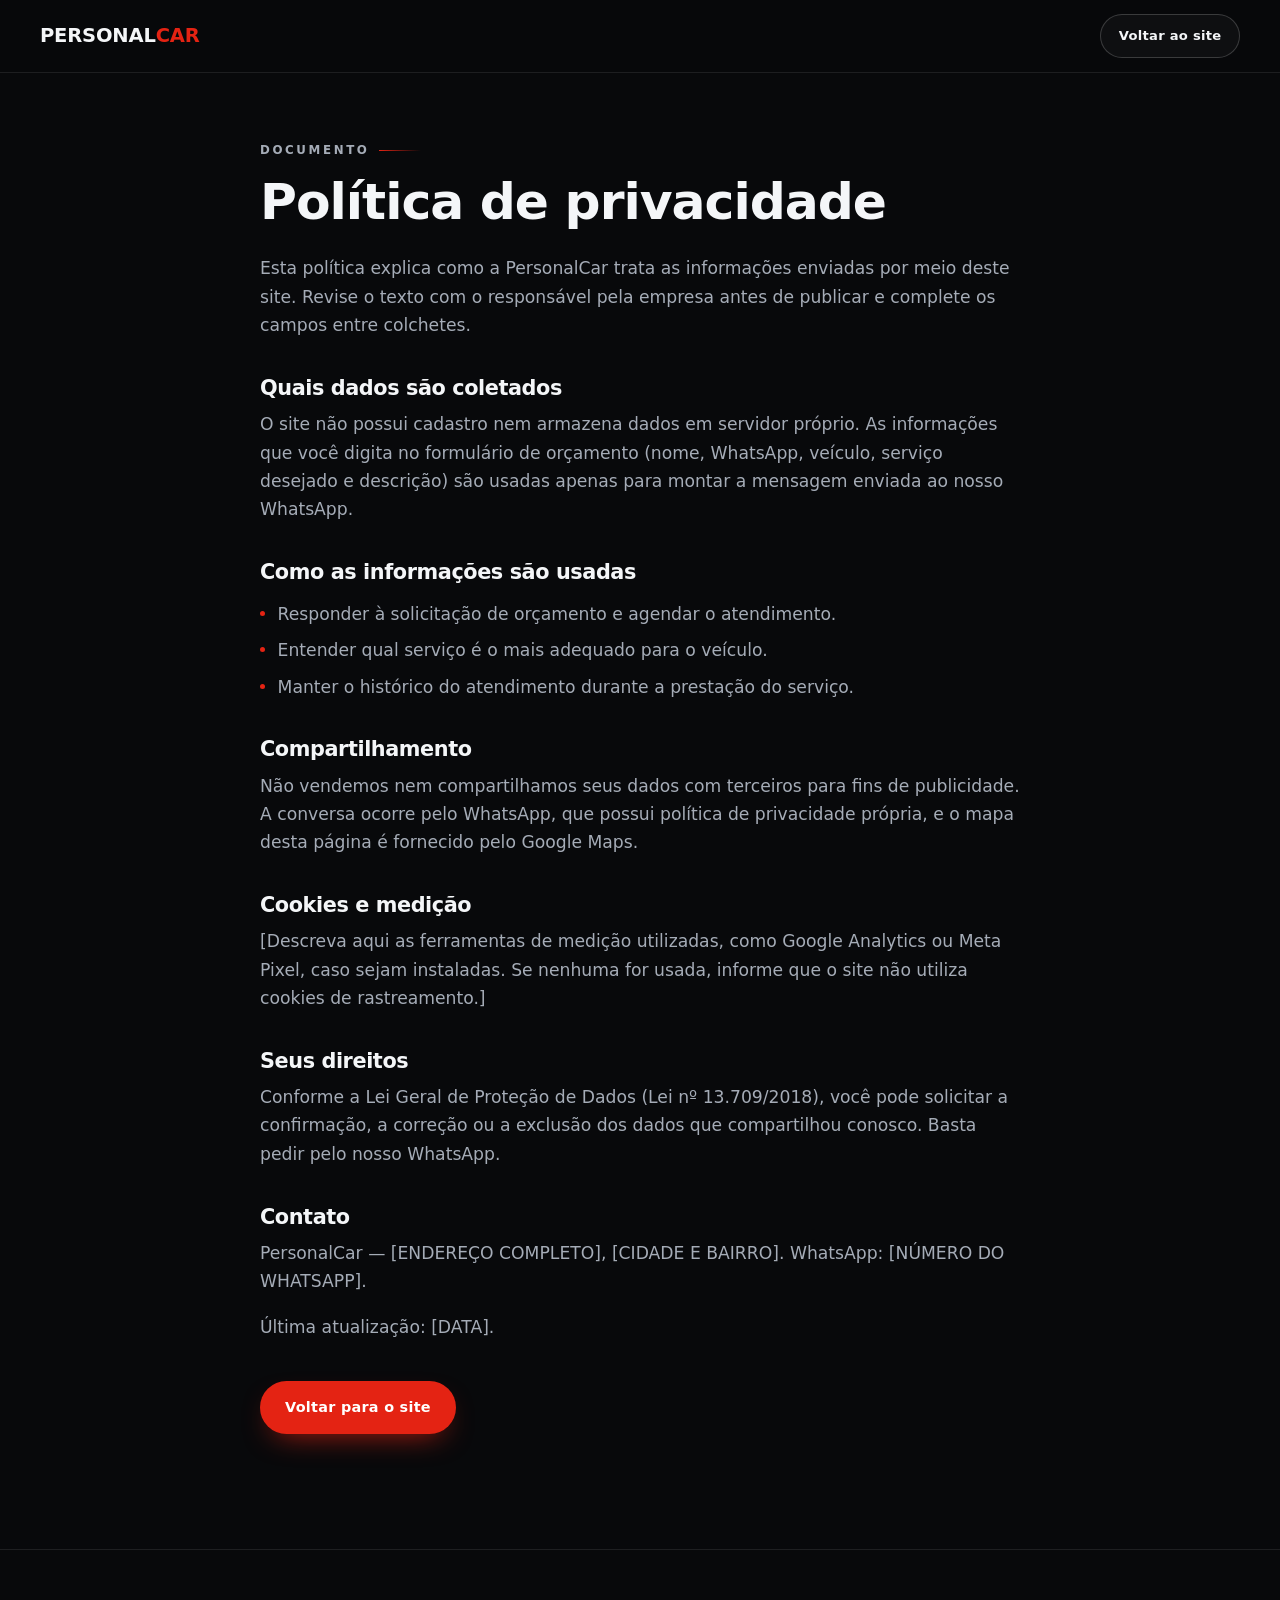
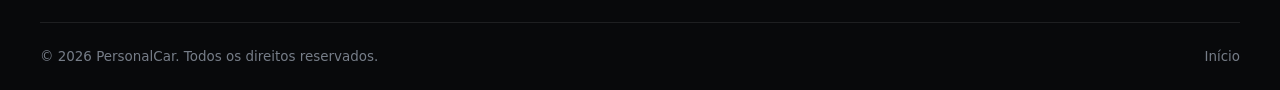
<file: politica-de-privacidade.html>
<!DOCTYPE html>
<html lang="pt-BR">
<head>
<meta charset="UTF-8">
<meta name="viewport" content="width=device-width, initial-scale=1">
<title>Política de privacidade | PersonalCar</title>
<meta name="description" content="Política de privacidade da PersonalCar — como tratamos os dados enviados pelo site e pelo WhatsApp.">
<meta name="robots" content="noindex, follow">
<link rel="preconnect" href="https://fonts.googleapis.com">
<link rel="preconnect" href="https://fonts.gstatic.com" crossorigin>
<link href="https://fonts.googleapis.com/css2?family=Archivo:wdth,wght@100..125,400..800&family=Manrope:wght@400;500;600;700&display=swap" rel="stylesheet">
<link rel="stylesheet" href="css/styles.css">
<style>
  .legal { padding-top: clamp(6.5rem, 11vw, 9rem); }
  .legal-wrap { max-width: 760px; }
  .legal h2 { font-size: 1.3rem; margin-top: 2.4rem; }
  .legal p, .legal li { color: var(--mist); }
  .legal ul { display: grid; gap: .5rem; margin: 1rem 0; }
  .legal ul li { padding-left: 1.1rem; position: relative; }
  .legal ul li::before { content: ""; position: absolute; left: 0; top: .65em; width: 5px; height: 5px; border-radius: 50%; background: var(--red); }
</style>
</head>
<body>
<header class="site-header is-stuck">
  <div class="wrap header-inner">
    <a class="logo" href="index.html" aria-label="PersonalCar — início">
      <span class="logo-text">Personal<span class="logo-accent">Car</span></span>
    </a>
    <a class="btn btn-outline btn-sm" href="index.html">Voltar ao site</a>
  </div>
</header>

<main class="section legal">
  <div class="wrap legal-wrap">
    <p class="eyebrow">Documento</p>
    <h1 class="section-title">Política de privacidade</h1>
    <p>Esta política explica como a PersonalCar trata as informações enviadas por meio deste site. Revise o texto com o responsável pela empresa antes de publicar e complete os campos entre colchetes.</p>

    <h2>Quais dados são coletados</h2>
    <p>O site não possui cadastro nem armazena dados em servidor próprio. As informações que você digita no formulário de orçamento (nome, WhatsApp, veículo, serviço desejado e descrição) são usadas apenas para montar a mensagem enviada ao nosso WhatsApp.</p>

    <h2>Como as informações são usadas</h2>
    <ul>
      <li>Responder à solicitação de orçamento e agendar o atendimento.</li>
      <li>Entender qual serviço é o mais adequado para o veículo.</li>
      <li>Manter o histórico do atendimento durante a prestação do serviço.</li>
    </ul>

    <h2>Compartilhamento</h2>
    <p>Não vendemos nem compartilhamos seus dados com terceiros para fins de publicidade. A conversa ocorre pelo WhatsApp, que possui política de privacidade própria, e o mapa desta página é fornecido pelo Google Maps.</p>

    <h2>Cookies e medição</h2>
    <p>[Descreva aqui as ferramentas de medição utilizadas, como Google Analytics ou Meta Pixel, caso sejam instaladas. Se nenhuma for usada, informe que o site não utiliza cookies de rastreamento.]</p>

    <h2>Seus direitos</h2>
    <p>Conforme a Lei Geral de Proteção de Dados (Lei nº 13.709/2018), você pode solicitar a confirmação, a correção ou a exclusão dos dados que compartilhou conosco. Basta pedir pelo nosso WhatsApp.</p>

    <h2>Contato</h2>
    <p>PersonalCar — [ENDEREÇO COMPLETO], [CIDADE E BAIRRO]. WhatsApp: [NÚMERO DO WHATSAPP].</p>
    <p>Última atualização: [DATA].</p>

    <p style="margin-top:2.5rem"><a class="btn btn-primary" href="index.html">Voltar para o site</a></p>
  </div>
</main>

<footer class="site-footer">
  <div class="wrap footer-bottom">
    <p>© <span id="ano">2026</span> PersonalCar. Todos os direitos reservados.</p>
    <p><a href="index.html">Início</a></p>
  </div>
</footer>
</body>
</html>
</file>
<file: css/styles.css>
/* =====================================================================
   PersonalCar — landing page
   1. Tokens        5. Seções
   2. Base          6. Comparador antes/depois
   3. Utilitários   7. Formulário e localização
   4. Botões        8. Rodapé, flutuante, responsivo
   ===================================================================== */

/* ---------- 1. Tokens ---------- */
:root {
  --noir: #08090b;
  --graphite: #101216;
  --steel: #171a20;
  --steel-hi: #21252d;
  --line: rgba(255, 255, 255, .09);
  --line-hi: rgba(255, 255, 255, .18);

  --white: #f4f6f8;
  --mist: #a5acb7;
  --mist-dim: #767d88;

  --red: #e42313;
  --red-hi: #ff4433;
  --red-deep: #a5150a;

  --chrome: linear-gradient(180deg, #ffffff 0%, #b9c0c9 42%, #5c636e 52%, #e9edf2 100%);

  --font-display: "Arial Narrow", "Bahnschrift SemiCondensed", "Segoe UI", system-ui, sans-serif;
  --font-body: "Segoe UI", Tahoma, system-ui, sans-serif;

  --wrap: 1200px;
  --gutter: clamp(1.25rem, 4vw, 2.5rem);
  --section-y: clamp(4.5rem, 9vw, 8rem);
  --radius: 14px;
  --radius-lg: 20px;

  --shadow: 0 24px 60px -30px rgba(0, 0, 0, .95);
  --ease: cubic-bezier(.22, .61, .36, 1);
}

/* ---------- 2. Base ---------- */
*, *::before, *::after { box-sizing: border-box; }

html {
  scroll-behavior: smooth;
  scroll-padding-top: 88px;
  -webkit-text-size-adjust: 100%;
}

body {
  margin: 0;
  background: var(--noir);
  color: var(--white);
  font-family: var(--font-body);
  font-size: clamp(1rem, .97rem + .18vw, 1.075rem);
  line-height: 1.65;
  overflow-x: hidden;
  -webkit-font-smoothing: antialiased;
}

h1, h2, h3, .btn, .eyebrow, .filter, .step-num {
  font-family: var(--font-display);
  font-stretch: 112%;
}

h1, h2, h3 {
  margin: 0 0 .5em;
  line-height: 1.05;
  letter-spacing: -.02em;
  font-weight: 800;
}

p { margin: 0 0 1em; }
p:last-child { margin-bottom: 0; }

a { color: inherit; text-decoration: none; }
img { max-width: 100%; display: block; }
ul, ol { margin: 0; padding: 0; list-style: none; }

:focus-visible {
  outline: 3px solid var(--red-hi);
  outline-offset: 3px;
  border-radius: 4px;
}

::selection { background: var(--red); color: #fff; }

.skip-link {
  position: absolute;
  left: -9999px;
  top: 0;
  z-index: 200;
  background: var(--red);
  color: #fff;
  padding: .8rem 1.2rem;
  font-weight: 700;
}
.skip-link:focus { left: 1rem; top: 1rem; }

/* ---------- 3. Utilitários ---------- */
.wrap {
  width: min(100% - var(--gutter) * 2, var(--wrap));
  margin-inline: auto;
}

.section { padding-block: var(--section-y); position: relative; }

.section-head { max-width: 62ch; margin-bottom: clamp(2.25rem, 4vw, 3.5rem); }

.section-title { font-size: clamp(1.9rem, 1.2rem + 2.6vw, 3.15rem); }

.section-lead { color: var(--mist); font-size: 1.06em; }

.eyebrow {
  display: flex;
  align-items: center;
  gap: .6rem;
  margin: 0 0 1rem;
  font-size: .74rem;
  font-weight: 700;
  letter-spacing: .22em;
  text-transform: uppercase;
  color: var(--mist-dim);
}
.eyebrow::after {
  content: "";
  flex: 0 0 42px;
  height: 1px;
  background: linear-gradient(90deg, var(--red), transparent);
}
.eyebrow-dot {
  width: 8px;
  height: 8px;
  border-radius: 50%;
  background: var(--red);
  box-shadow: 0 0 0 4px rgba(228, 35, 19, .18);
}

/* placeholders de imagem */
.ph {
  position: relative;
  background:
    linear-gradient(135deg, rgba(255,255,255,.05), transparent 45%),
    repeating-linear-gradient(135deg, rgba(255,255,255,.028) 0 12px, transparent 12px 24px),
    var(--steel);
  border: 1px dashed var(--line-hi);
  border-radius: var(--radius);
  display: grid;
  place-items: center;
  padding: 1.5rem;
  overflow: hidden;
}
.ph::before {
  content: attr(data-ph);
  display: block;
  max-width: 34ch;
  text-align: center;
  color: var(--mist-dim);
  font-size: .82rem;
  line-height: 1.5;
  letter-spacing: .01em;
}
.ph-label {
  position: absolute;
  top: .75rem;
  left: .75rem;
  font-size: .62rem;
  font-weight: 700;
  letter-spacing: .16em;
  text-transform: uppercase;
  color: var(--red-hi);
  background: rgba(228, 35, 19, .1);
  border: 1px solid rgba(228, 35, 19, .35);
  border-radius: 999px;
  padding: .3rem .6rem;
}

/* imagens fictícias embutidas no arquivo único */
.site-photo {
  width: 100%;
  height: 100%;
  display: block;
  object-fit: cover;
  background: var(--steel);
}
.photo-frame {
  position: relative;
  overflow: hidden;
  border: 1px solid var(--line);
  border-radius: var(--radius);
  background: var(--steel);
}
.demo-label {
  position: absolute;
  top: .8rem;
  left: .8rem;
  z-index: 2;
  padding: .34rem .64rem;
  border: 1px solid rgba(255, 255, 255, .24);
  border-radius: 999px;
  background: rgba(8, 9, 11, .72);
  color: #fff;
  font-family: var(--font-display);
  font-size: .62rem;
  font-weight: 800;
  letter-spacing: .12em;
  text-transform: uppercase;
  backdrop-filter: blur(8px);
}

/* animação de entrada — só esconde quando o JS está ativo, para o conteúdo
   nunca sumir caso o script falhe ao carregar */
.js .reveal {
  opacity: 0;
  transform: translateY(18px);
  transition: opacity .7s var(--ease), transform .7s var(--ease);
}
.js .reveal.is-visible { opacity: 1; transform: none; }

/* ---------- 4. Botões ---------- */
.btn {
  --btn-bg: transparent;
  display: inline-flex;
  align-items: center;
  justify-content: center;
  gap: .55rem;
  padding: .85rem 1.5rem;
  border: 1px solid transparent;
  border-radius: 999px;
  background: var(--btn-bg);
  color: var(--white);
  font-size: .9rem;
  font-weight: 700;
  letter-spacing: .02em;
  cursor: pointer;
  transition: transform .2s var(--ease), background-color .2s, border-color .2s, box-shadow .2s;
}
.btn:hover { transform: translateY(-2px); }
.btn:active { transform: translateY(0); }

.btn-primary {
  --btn-bg: var(--red);
  color: #fff;
  box-shadow: 0 12px 30px -14px rgba(228, 35, 19, .9);
}
.btn-primary:hover { --btn-bg: var(--red-hi); box-shadow: 0 16px 36px -14px rgba(255, 68, 51, .95); }

.btn-outline {
  border-color: var(--line-hi);
  background: rgba(255, 255, 255, .03);
}
.btn-outline:hover { border-color: var(--red); background: rgba(228, 35, 19, .12); }

.btn-ghost { border-color: var(--line-hi); color: var(--white); }
.btn-ghost:hover { border-color: var(--white); background: rgba(255, 255, 255, .06); }

.btn-sm { padding: .62rem 1.1rem; font-size: .82rem; }
.btn-lg { padding: 1.05rem 1.9rem; font-size: 1rem; }
.btn-block { width: 100%; }

.ico-wa { width: 20px; height: 20px; fill: currentColor; flex: none; }

/* ---------- Cabeçalho ---------- */
.site-header {
  position: fixed;
  inset: 0 0 auto;
  z-index: 100;
  background: rgba(8, 9, 11, .72);
  backdrop-filter: blur(14px);
  border-bottom: 1px solid transparent;
  transition: background-color .3s, border-color .3s;
}
.site-header.is-stuck {
  background: rgba(8, 9, 11, .94);
  border-bottom-color: var(--line);
}

.header-inner {
  display: flex;
  align-items: center;
  justify-content: space-between;
  gap: 1rem;
  min-height: 72px;
}

.logo { display: inline-flex; align-items: center; gap: .6rem; }
.logo-mark { display: grid; place-items: center; }
.logo-text {
  font-family: var(--font-display);
  font-stretch: 118%;
  font-weight: 800;
  font-size: 1.22rem;
  letter-spacing: -.01em;
  text-transform: uppercase;
}
.logo-accent { color: var(--red); }

.nav { display: flex; align-items: center; gap: clamp(1rem, 2.5vw, 2.25rem); }
.nav-list { display: flex; gap: clamp(1rem, 2vw, 1.9rem); }
.nav-list a {
  position: relative;
  font-size: .92rem;
  font-weight: 600;
  color: var(--mist);
  padding-block: .4rem;
  transition: color .2s;
}
.nav-list a::after {
  content: "";
  position: absolute;
  left: 0;
  bottom: 0;
  width: 100%;
  height: 2px;
  background: var(--red);
  transform: scaleX(0);
  transform-origin: left;
  transition: transform .25s var(--ease);
}
.nav-list a:hover, .nav-list a.is-active { color: var(--white); }
.nav-list a:hover::after, .nav-list a.is-active::after { transform: scaleX(1); }

.nav-toggle {
  display: none;
  width: 44px;
  height: 44px;
  border: 1px solid var(--line-hi);
  border-radius: 10px;
  background: rgba(255, 255, 255, .04);
  cursor: pointer;
  padding: 0;
}
.nav-toggle span {
  display: block;
  width: 20px;
  height: 2px;
  margin: 4px auto;
  background: var(--white);
  transition: transform .3s var(--ease), opacity .2s;
}
.nav-toggle[aria-expanded="true"] span:nth-child(1) { transform: translateY(6px) rotate(45deg); }
.nav-toggle[aria-expanded="true"] span:nth-child(2) { opacity: 0; }
.nav-toggle[aria-expanded="true"] span:nth-child(3) { transform: translateY(-6px) rotate(-45deg); }

/* ---------- 5. Hero ---------- */
.hero {
  position: relative;
  padding-top: clamp(7.5rem, 12vw, 10.5rem);
  padding-bottom: var(--section-y);
  overflow: hidden;
}
.hero-glow {
  position: absolute;
  inset: -20% -10% auto;
  height: 120%;
  background:
    radial-gradient(60% 45% at 15% 18%, rgba(228, 35, 19, .22), transparent 65%),
    radial-gradient(50% 40% at 85% 8%, rgba(120, 140, 170, .14), transparent 70%);
  pointer-events: none;
}
.hero::after {
  content: "";
  position: absolute;
  inset: auto 0 0;
  height: 1px;
  background: linear-gradient(90deg, transparent, var(--line-hi), transparent);
}

.hero-grid {
  position: relative;
  display: grid;
  grid-template-columns: 1.05fr .95fr;
  gap: clamp(2rem, 5vw, 4.5rem);
  align-items: center;
}

.hero-title {
  font-size: clamp(2.4rem, 1.2rem + 4.6vw, 4.6rem);
  margin-bottom: .35em;
}
.gloss {
  background: linear-gradient(100deg, #ffffff 0%, #ffffff 38%, var(--red-hi) 50%, #ffffff 62%, #ffffff 100%);
  background-size: 250% 100%;
  -webkit-background-clip: text;
  background-clip: text;
  color: transparent;
  animation: sheen 7s var(--ease) infinite;
}
@keyframes sheen {
  0%, 55% { background-position: 130% 0; }
  85%, 100% { background-position: -30% 0; }
}

.hero-sub {
  font-size: clamp(1.05rem, 1rem + .4vw, 1.3rem);
  color: var(--white);
  font-weight: 500;
  max-width: 48ch;
}
.hero-text { color: var(--mist); max-width: 52ch; }

.hero-actions {
  display: flex;
  flex-wrap: wrap;
  gap: .8rem;
  margin: 2rem 0 1.6rem;
}

.trust-row {
  display: flex;
  flex-wrap: wrap;
  gap: .5rem 1.4rem;
  padding-top: 1.4rem;
  border-top: 1px solid var(--line);
  color: var(--mist);
  font-size: .87rem;
}
.trust-row li { display: flex; align-items: center; gap: .5rem; }
.trust-row li::before {
  content: "";
  width: 6px;
  height: 6px;
  border-radius: 50%;
  background: var(--red);
  flex: none;
}

.hero-media { margin: 0; position: relative; }
.hero-photo { aspect-ratio: 4 / 3.2; }
.hero-photo .site-photo { object-position: 50% 50%; }
.hero-photo::after {
  content: "";
  position: absolute;
  top: -60%;
  left: -30%;
  width: 45%;
  height: 220%;
  background: linear-gradient(90deg, transparent, rgba(255, 255, 255, .09), transparent);
  transform: rotate(18deg);
  animation: swipe 6s var(--ease) infinite;
}
@keyframes swipe {
  0%, 60% { left: -40%; }
  100% { left: 120%; }
}
.hero-badge {
  display: flex;
  align-items: center;
  gap: .8rem;
  margin-top: 1rem;
  padding: .9rem 1.1rem;
  background: var(--graphite);
  border: 1px solid var(--line);
  border-radius: var(--radius);
  color: var(--mist);
  font-size: .85rem;
  line-height: 1.45;
}
.hero-badge-code {
  flex: none;
  display: grid;
  place-items: center;
  width: 38px;
  height: 38px;
  border-radius: 10px;
  background: var(--red);
  color: #fff;
  font-family: var(--font-display);
  font-weight: 800;
  font-size: .9rem;
}

/* ---------- Problemas ---------- */
.section-problemas { background: linear-gradient(180deg, var(--noir), var(--graphite)); }

.problem-grid {
  display: grid;
  grid-template-columns: repeat(auto-fit, minmax(240px, 1fr));
  gap: 1rem;
}
.problem-card {
  display: flex;
  align-items: center;
  gap: .95rem;
  padding: 1.15rem 1.25rem;
  background: var(--steel);
  border: 1px solid var(--line);
  border-radius: var(--radius);
  transition: border-color .25s, transform .25s var(--ease), background-color .25s;
}
.problem-card:hover {
  border-color: rgba(228, 35, 19, .5);
  background: var(--steel-hi);
  transform: translateY(-3px);
}
.problem-card h3 { margin: 0; font-size: 1rem; letter-spacing: -.005em; }
.ico {
  flex: none;
  width: 26px;
  height: 26px;
  fill: none;
  stroke: var(--red);
  stroke-width: 1.7;
  stroke-linecap: round;
  stroke-linejoin: round;
}

.problem-cta { margin-top: clamp(2rem, 4vw, 3rem); display: flex; justify-content: center; }

/* ---------- Serviços ---------- */
.section-servicos { background: var(--graphite); }

.service-grid {
  display: grid;
  grid-template-columns: repeat(auto-fill, minmax(285px, 1fr));
  gap: clamp(1rem, 2vw, 1.5rem);
}
.service-card {
  display: flex;
  flex-direction: column;
  background: var(--steel);
  border: 1px solid var(--line);
  border-radius: var(--radius-lg);
  overflow: hidden;
  transition: border-color .3s, transform .3s var(--ease), box-shadow .3s;
}
.service-card:hover {
  border-color: rgba(228, 35, 19, .45);
  transform: translateY(-4px);
  box-shadow: var(--shadow);
}
.ph-service {
  aspect-ratio: 16 / 10;
  border: none;
  border-bottom: 1px dashed var(--line-hi);
  border-radius: 0;
}
.service-photo {
  position: relative;
  aspect-ratio: 16 / 10;
  overflow: hidden;
  border-bottom: 1px solid var(--line);
  background: var(--steel);
}
.service-photo .site-photo { transition: transform .6s var(--ease), filter .4s; }
.service-card:hover .service-photo .site-photo { transform: scale(1.035); }
.service-photo.is-polish .site-photo { object-position: 62% 50%; }
.service-photo.is-clean .site-photo { object-position: 55% 50%; }
.service-photo.is-detail .site-photo { object-position: 27% 50%; }
.service-body {
  padding: 1.4rem 1.4rem 1.6rem;
  display: flex;
  flex-direction: column;
  gap: .7rem;
  flex: 1;
}
.service-body h3 { margin: 0; font-size: 1.22rem; }
.service-body p { color: var(--mist); font-size: .93rem; flex: 1; }
.service-body .btn { align-self: flex-start; }

.service-card-cta {
  background: linear-gradient(160deg, rgba(228, 35, 19, .16), var(--steel) 60%);
  border-color: rgba(228, 35, 19, .35);
}
.service-card-cta .service-body { justify-content: center; padding-block: 2rem; }

/* ---------- Benefícios ---------- */
.section-beneficios {
  background: var(--noir);
  border-top: 1px solid var(--line);
}
.benefit-list {
  display: grid;
  grid-template-columns: repeat(auto-fit, minmax(280px, 1fr));
  gap: 1.6rem clamp(1.5rem, 3vw, 3rem);
}
.benefit-list li { display: flex; gap: 1rem; align-items: flex-start; }
.benefit-key {
  flex: none;
  width: 30px;
  height: 30px;
  margin-top: .15rem;
  border-radius: 8px;
  background: var(--chrome);
  position: relative;
}
.benefit-key::after {
  content: "";
  position: absolute;
  inset: 0;
  display: block;
  background: var(--noir);
  clip-path: polygon(22% 52%, 40% 70%, 78% 30%, 86% 39%, 40% 86%, 14% 60%);
}
.benefit-list h3 { font-size: 1.05rem; margin-bottom: .3em; }
.benefit-list p { color: var(--mist); font-size: .92rem; }

/* ---------- 6. Resultados / comparador ---------- */
.section-resultados { background: linear-gradient(180deg, var(--noir), var(--graphite)); }

.filters {
  display: flex;
  flex-wrap: wrap;
  gap: .5rem;
  margin-bottom: 2rem;
}
.filter {
  padding: .55rem 1.1rem;
  border: 1px solid var(--line-hi);
  border-radius: 999px;
  background: transparent;
  color: var(--mist);
  font-size: .82rem;
  font-weight: 700;
  letter-spacing: .04em;
  cursor: pointer;
  transition: color .2s, border-color .2s, background-color .2s;
}
.filter:hover { color: var(--white); border-color: var(--white); }
.filter.is-active {
  color: #fff;
  background: var(--red);
  border-color: var(--red);
}

.compare-grid {
  display: grid;
  grid-template-columns: repeat(auto-fill, minmax(320px, 1fr));
  gap: clamp(1rem, 2vw, 1.5rem);
}

.compare-item {
  background: var(--steel);
  border: 1px solid var(--line);
  border-radius: var(--radius-lg);
  overflow: hidden;
}
.compare-item[hidden] { display: none; }

.compare {
  position: relative;
  aspect-ratio: 4 / 3;
  overflow: hidden;
  touch-action: pan-y;
  user-select: none;
}
.compare-side {
  position: absolute;
  inset: 0;
  display: grid;
  place-items: center;
  background-size: cover;
  background-position: center;
}
.compare-before {
  background:
    repeating-linear-gradient(135deg, rgba(255,255,255,.03) 0 14px, transparent 14px 28px),
    linear-gradient(160deg, #23262c, #101216);
}
.compare-before[style] {
  filter: grayscale(.35) saturate(.55) brightness(.62) contrast(.92);
  transform: scale(1.015);
}
.compare-before[style]::after {
  content: "";
  position: absolute;
  inset: 0;
  background:
    linear-gradient(110deg, transparent 32%, rgba(255,255,255,.13) 32.4%, transparent 33%),
    linear-gradient(76deg, transparent 62%, rgba(255,255,255,.09) 62.5%, transparent 63%);
  mix-blend-mode: screen;
  pointer-events: none;
}
.compare-after {
  background:
    radial-gradient(70% 60% at 30% 25%, rgba(255,255,255,.12), transparent 70%),
    linear-gradient(160deg, #2c3038, #14161b);
  clip-path: inset(0 50% 0 0);
}
.compare-tag {
  position: absolute;
  top: .8rem;
  font-size: .64rem;
  font-weight: 800;
  letter-spacing: .18em;
  text-transform: uppercase;
  padding: .32rem .65rem;
  border-radius: 999px;
  background: rgba(8, 9, 11, .75);
  border: 1px solid var(--line-hi);
  color: var(--mist);
}
.compare-before .compare-tag { left: .8rem; }
.compare-after .compare-tag { right: .8rem; color: #fff; border-color: var(--red); background: rgba(228, 35, 19, .8); }

.compare-ph {
  color: var(--mist-dim);
  font-size: .8rem;
  text-align: center;
  padding: 1rem;
  max-width: 26ch;
}

.compare-handle {
  position: absolute;
  top: 0;
  bottom: 0;
  left: 50%;
  width: 2px;
  background: var(--white);
  transform: translateX(-50%);
  pointer-events: none;
}
.compare-handle::after {
  content: "";
  position: absolute;
  top: 50%;
  left: 50%;
  width: 42px;
  height: 42px;
  transform: translate(-50%, -50%);
  border-radius: 50%;
  background: var(--red);
  border: 2px solid #fff;
  box-shadow: 0 6px 18px rgba(0, 0, 0, .6);
}
.compare-handle::before {
  content: "";
  position: absolute;
  top: 50%;
  left: 50%;
  z-index: 1;
  width: 18px;
  height: 10px;
  transform: translate(-50%, -50%);
  background: #fff;
  clip-path: polygon(0 50%, 34% 0, 34% 100%, 66% 0, 66% 100%, 100% 50%);
}
.compare-range {
  position: absolute;
  inset: 0;
  width: 100%;
  height: 100%;
  margin: 0;
  opacity: 0;
  cursor: ew-resize;
  -webkit-appearance: none;
  appearance: none;
  background: transparent;
}
.compare-range:focus-visible { outline-offset: -4px; }
.compare-range::-webkit-slider-thumb { -webkit-appearance: none; width: 46px; height: 100%; }
.compare-range::-moz-range-thumb { width: 46px; height: 100%; border: 0; opacity: 0; }

.compare-meta {
  display: flex;
  align-items: center;
  justify-content: space-between;
  gap: 1rem;
  padding: 1rem 1.2rem;
  border-top: 1px solid var(--line);
}
.compare-meta h3 { margin: 0; font-size: 1rem; }
.compare-meta span {
  font-size: .7rem;
  letter-spacing: .14em;
  text-transform: uppercase;
  color: var(--red-hi);
  font-weight: 700;
}

.gallery-note {
  margin-top: 1.5rem;
  color: var(--mist-dim);
  font-size: .84rem;
}
.gallery-note code {
  background: rgba(255, 255, 255, .06);
  border-radius: 4px;
  padding: .1rem .35rem;
  font-size: .95em;
}

/* ---------- Sobre ---------- */
.section-sobre { background: var(--graphite); }
.sobre-grid {
  display: grid;
  grid-template-columns: .95fr 1.05fr;
  gap: clamp(2rem, 5vw, 4rem);
  align-items: center;
}
.sobre-media { margin: 0; }
.sobre-photo { aspect-ratio: 3 / 3.4; }
.sobre-photo .site-photo { object-position: 59% center; }
.sobre-copy p { color: var(--mist); }
.sobre-points { margin: 1.6rem 0; display: grid; gap: .7rem; }
.sobre-points li {
  display: flex;
  gap: .7rem;
  align-items: flex-start;
  font-size: .95rem;
}
.sobre-points li::before {
  content: "";
  flex: none;
  width: 18px;
  height: 18px;
  margin-top: .28rem;
  border-radius: 50%;
  border: 2px solid var(--red);
  background:
    radial-gradient(circle at 50% 50%, var(--red) 0 3px, transparent 3px);
}

/* ---------- Processo ---------- */
.section-processo {
  background: var(--noir);
  border-top: 1px solid var(--line);
}
.steps {
  display: grid;
  grid-template-columns: repeat(auto-fit, minmax(230px, 1fr));
  gap: 1.2rem;
  counter-reset: etapa;
  position: relative;
}
.step {
  position: relative;
  padding: 1.7rem 1.4rem 1.5rem;
  background: var(--steel);
  border: 1px solid var(--line);
  border-radius: var(--radius);
  border-top: 2px solid var(--red);
}
.step-num {
  display: block;
  font-size: 2.5rem;
  font-weight: 800;
  line-height: 1;
  color: transparent;
  -webkit-text-stroke: 1.5px rgba(255, 255, 255, .28);
  margin-bottom: .6rem;
}
.step h3 { font-size: 1.06rem; }
.step p { color: var(--mist); font-size: .92rem; margin: 0; }

/* ---------- Avaliações ---------- */
.section-avaliacoes { background: var(--graphite); }
.review-grid {
  display: grid;
  grid-template-columns: repeat(auto-fit, minmax(280px, 1fr));
  gap: 1.2rem;
}
.review-card {
  margin: 0;
  padding: 1.6rem;
  background: var(--steel);
  border: 1px solid var(--line);
  border-radius: var(--radius-lg);
}
.stars { color: var(--red); letter-spacing: .15em; font-size: 1.05rem; }
.review-card blockquote { margin: .9rem 0 1.2rem; }
.review-card blockquote p { color: var(--white); font-size: 1rem; }
.review-card figcaption { display: grid; gap: .15rem; font-size: .86rem; color: var(--mist); }
.review-card figcaption strong { color: var(--white); }

.google-slot {
  margin-top: 1.5rem;
  padding: 1.4rem 1.6rem;
  display: flex;
  flex-wrap: wrap;
  align-items: center;
  justify-content: space-between;
  gap: 1rem;
  border: 1px dashed var(--line-hi);
  border-radius: var(--radius);
}
.google-slot h3 { font-size: 1rem; margin-bottom: .2em; }
.google-slot p { color: var(--mist-dim); font-size: .87rem; max-width: 60ch; }

/* ---------- CTA em destaque ---------- */
.cta-band {
  position: relative;
  padding-block: clamp(4rem, 8vw, 7rem);
  text-align: center;
  overflow: hidden;
  isolation: isolate;
}
.ph-cta {
  position: absolute;
  inset: 0;
  z-index: -2;
  border: none;
  border-radius: 0;
  align-content: start;
  padding-top: 1.5rem;
}
.cta-photo {
  position: absolute;
  inset: 0;
  z-index: -2;
  border-radius: 0;
}
.cta-photo .site-photo { object-position: 58% 48%; }
.cta-band::after {
  content: "";
  position: absolute;
  inset: 0;
  z-index: -1;
  background:
    radial-gradient(60% 80% at 50% 50%, rgba(228, 35, 19, .3), transparent 70%),
    linear-gradient(180deg, rgba(8, 9, 11, .88), rgba(8, 9, 11, .93));
}
.cta-inner { max-width: 60ch; }
.cta-title { font-size: clamp(2rem, 1.3rem + 3vw, 3.4rem); }
.cta-inner > p { color: var(--mist); font-size: 1.05em; }
.cta-inner .btn { margin-top: 1.5rem; }
.cta-note { margin-top: 1rem; font-size: .87rem; color: var(--mist); }

/* ---------- 7. Formulário e localização ---------- */
.section-contato { background: var(--noir); }
.contato-grid {
  display: grid;
  grid-template-columns: 1fr 1fr;
  gap: clamp(1.5rem, 4vw, 3rem);
  align-items: start;
}
.form-panel, .local-panel {
  padding: clamp(1.5rem, 3vw, 2.4rem);
  background: var(--graphite);
  border: 1px solid var(--line);
  border-radius: var(--radius-lg);
}
.form-panel .section-title, .local-panel .section-title { font-size: clamp(1.6rem, 1.2rem + 1.3vw, 2.1rem); }

.form {
  display: grid;
  grid-template-columns: 1fr 1fr;
  gap: 1rem;
  margin-top: 1.6rem;
}
.field { display: grid; gap: .4rem; }
.field-full { grid-column: 1 / -1; }
.field label { font-size: .8rem; font-weight: 700; letter-spacing: .06em; text-transform: uppercase; color: var(--mist); }
.field input, .field select, .field textarea {
  width: 100%;
  padding: .8rem .95rem;
  background: var(--steel);
  border: 1px solid var(--line-hi);
  border-radius: 10px;
  color: var(--white);
  font-family: inherit;
  font-size: .95rem;
  transition: border-color .2s, background-color .2s;
}
.field textarea { resize: vertical; min-height: 110px; }
.field input::placeholder, .field textarea::placeholder { color: var(--mist-dim); }
.field input:focus, .field select:focus, .field textarea:focus {
  border-color: var(--red);
  background: var(--steel-hi);
}
.field select { appearance: none; cursor: pointer; background-image: linear-gradient(45deg, transparent 49%, var(--mist) 50%); background-size: 8px 8px; background-position: right 1rem center; background-repeat: no-repeat; }
.field input:user-invalid { border-color: var(--red-hi); }

.form-status { margin: .8rem 0 0; font-size: .88rem; color: var(--mist); min-height: 1.2em; }
.form-status.is-error { color: var(--red-hi); }

.local-info { display: grid; gap: 1.1rem; margin: 1.6rem 0; }
.local-label {
  display: block;
  font-size: .72rem;
  font-weight: 700;
  letter-spacing: .18em;
  text-transform: uppercase;
  color: var(--mist-dim);
  margin-bottom: .2rem;
}
.local-value { font-size: 1rem; color: var(--white); }
a.local-value { border-bottom: 1px solid rgba(228, 35, 19, .5); }
a.local-value:hover { color: var(--red-hi); }

.map-wrap {
  aspect-ratio: 16 / 10;
  border: 1px solid var(--line);
  border-radius: var(--radius);
  overflow: hidden;
  background: var(--steel);
}
.map-wrap iframe { width: 100%; height: 100%; border: 0; filter: grayscale(1) invert(.92) contrast(.85); }

.local-actions { display: flex; flex-wrap: wrap; gap: .7rem; margin-top: 1.4rem; }

/* ---------- FAQ ---------- */
.section-faq { background: var(--graphite); }
.faq-wrap { max-width: 860px; }
.faq-list { display: grid; gap: .7rem; }
.faq-item {
  background: var(--steel);
  border: 1px solid var(--line);
  border-radius: var(--radius);
  overflow: hidden;
}
.faq-item summary {
  display: flex;
  align-items: center;
  justify-content: space-between;
  gap: 1rem;
  padding: 1.1rem 1.3rem;
  font-family: var(--font-display);
  font-stretch: 110%;
  font-weight: 700;
  font-size: 1.02rem;
  cursor: pointer;
  list-style: none;
  transition: color .2s;
}
.faq-item summary::-webkit-details-marker { display: none; }
.faq-item summary:hover { color: var(--red-hi); }
.faq-icon {
  position: relative;
  flex: none;
  width: 20px;
  height: 20px;
}
.faq-icon::before, .faq-icon::after {
  content: "";
  position: absolute;
  top: 50%;
  left: 50%;
  width: 13px;
  height: 2px;
  background: var(--red);
  transform: translate(-50%, -50%);
  transition: transform .25s var(--ease);
}
.faq-icon::after { transform: translate(-50%, -50%) rotate(90deg); }
.faq-item[open] .faq-icon::after { transform: translate(-50%, -50%) rotate(0); }
.faq-answer { padding: 0 1.3rem 1.3rem; color: var(--mist); font-size: .95rem; }
.faq-cta { margin-top: 1.5rem; color: var(--mist); }
.faq-cta a { color: var(--red-hi); border-bottom: 1px solid currentColor; font-weight: 600; }

/* ---------- 8. Rodapé ---------- */
.site-footer {
  background: var(--noir);
  border-top: 1px solid var(--line);
  padding-top: clamp(3rem, 6vw, 4.5rem);
}
.footer-grid {
  display: grid;
  grid-template-columns: 1.4fr 1fr 1fr;
  gap: clamp(1.8rem, 4vw, 3.5rem);
  padding-bottom: 2.5rem;
}
.footer-brand p { color: var(--mist); font-size: .92rem; margin-top: 1rem; max-width: 40ch; }
.footer-col h3 {
  font-size: .8rem;
  letter-spacing: .18em;
  text-transform: uppercase;
  color: var(--mist-dim);
  margin-bottom: 1rem;
}
.footer-col ul { display: grid; gap: .55rem; color: var(--mist); font-size: .92rem; }
.footer-col a:hover { color: var(--red-hi); }
.social { margin-top: 1.2rem; }
.social a {
  display: inline-flex;
  align-items: center;
  gap: .55rem;
  padding: .55rem 1rem;
  border: 1px solid var(--line-hi);
  border-radius: 999px;
  font-size: .85rem;
  font-weight: 600;
  transition: border-color .2s, color .2s;
}
.social a svg { fill: none; stroke: currentColor; stroke-width: 1.6; }
.social a:hover { border-color: var(--red); color: var(--red-hi); }

.footer-bottom {
  display: flex;
  flex-wrap: wrap;
  align-items: center;
  justify-content: space-between;
  gap: .6rem;
  padding-block: 1.4rem;
  border-top: 1px solid var(--line);
  color: var(--mist-dim);
  font-size: .84rem;
}
.footer-bottom p { margin: 0; }
.footer-bottom a:hover { color: var(--white); }

/* ---------- Botão flutuante ---------- */
.wa-float {
  position: fixed;
  right: clamp(1rem, 3vw, 1.75rem);
  bottom: clamp(1rem, 3vw, 1.75rem);
  z-index: 90;
  display: inline-flex;
  align-items: center;
  gap: .6rem;
  padding: .85rem 1.2rem;
  border-radius: 999px;
  background: #1faf54;
  color: #fff;
  font-family: var(--font-display);
  font-weight: 700;
  font-size: .9rem;
  box-shadow: 0 14px 34px -12px rgba(31, 175, 84, .8);
  transition: transform .25s var(--ease), background-color .2s;
}
.wa-float svg { width: 26px; height: 26px; fill: currentColor; flex: none; }
.wa-float:hover { background: #25c661; transform: translateY(-3px); }

/* ---------- Política de privacidade no mesmo HTML ---------- */
.privacy-modal {
  width: min(760px, calc(100% - 2rem));
  max-height: min(82vh, 820px);
  padding: 0;
  border: 1px solid var(--line-hi);
  border-radius: var(--radius-lg);
  background: var(--graphite);
  color: var(--white);
  box-shadow: 0 30px 100px rgba(0, 0, 0, .75);
}
.privacy-modal::backdrop { background: rgba(0, 0, 0, .78); backdrop-filter: blur(6px); }
.privacy-inner { padding: clamp(1.5rem, 4vw, 2.75rem); }
.privacy-head {
  display: flex;
  align-items: flex-start;
  justify-content: space-between;
  gap: 1rem;
  margin-bottom: 1.5rem;
}
.privacy-head h2 { margin: 0; font-size: clamp(1.6rem, 5vw, 2.4rem); }
.privacy-close {
  flex: none;
  width: 42px;
  height: 42px;
  border: 1px solid var(--line-hi);
  border-radius: 50%;
  background: var(--steel);
  color: var(--white);
  font-size: 1.4rem;
  cursor: pointer;
}
.privacy-content { color: var(--mist); }
.privacy-content h3 { margin-top: 1.8rem; color: var(--white); font-size: 1.05rem; }
.privacy-content ul { display: grid; gap: .45rem; padding-left: 1.2rem; list-style: disc; }

/* ---------- Responsivo ---------- */
@media (max-width: 1024px) {
  .hero-grid { grid-template-columns: 1fr; }
  .hero-media { order: -1; max-width: 560px; }
  .sobre-grid { grid-template-columns: 1fr; }
  .sobre-photo { aspect-ratio: 16 / 10; }
  .contato-grid { grid-template-columns: 1fr; }
  .footer-grid { grid-template-columns: 1fr 1fr; }
}

@media (max-width: 860px) {
  .nav-toggle { display: block; }
  .nav {
    position: fixed;
    inset: 72px 0 auto;
    flex-direction: column;
    align-items: stretch;
    gap: 0;
    padding: 1rem var(--gutter) 1.75rem;
    background: rgba(8, 9, 11, .98);
    border-bottom: 1px solid var(--line);
    transform: translateY(-8px);
    opacity: 0;
    visibility: hidden;
    transition: opacity .25s var(--ease), transform .25s var(--ease), visibility .25s;
  }
  .nav.is-open { opacity: 1; visibility: visible; transform: none; }
  .nav-list { flex-direction: column; gap: 0; }
  .nav-list a {
    display: block;
    padding: .95rem 0;
    font-size: 1.05rem;
    border-bottom: 1px solid var(--line);
    color: var(--white);
  }
  .nav-list a::after { display: none; }
  .nav-cta { margin-top: 1.2rem; justify-content: center; padding-block: .9rem; }
}

@media (max-width: 640px) {
  html { scroll-padding-top: 80px; }
  .hero-actions .btn { width: 100%; }
  .form { grid-template-columns: 1fr; }
  .footer-grid { grid-template-columns: 1fr; }
  .compare-grid { grid-template-columns: 1fr; }
  .wa-float { padding: .8rem; }
  .wa-float-text {
    position: absolute;
    width: 1px;
    height: 1px;
    overflow: hidden;
    clip: rect(0 0 0 0);
    white-space: nowrap;
  }
  .google-slot { flex-direction: column; align-items: flex-start; }
}

@media (prefers-reduced-motion: reduce) {
  html { scroll-behavior: auto; }
  *, *::before, *::after {
    animation-duration: .001ms !important;
    animation-iteration-count: 1 !important;
    transition-duration: .001ms !important;
  }
  .reveal { opacity: 1; transform: none; }
}
</file>
